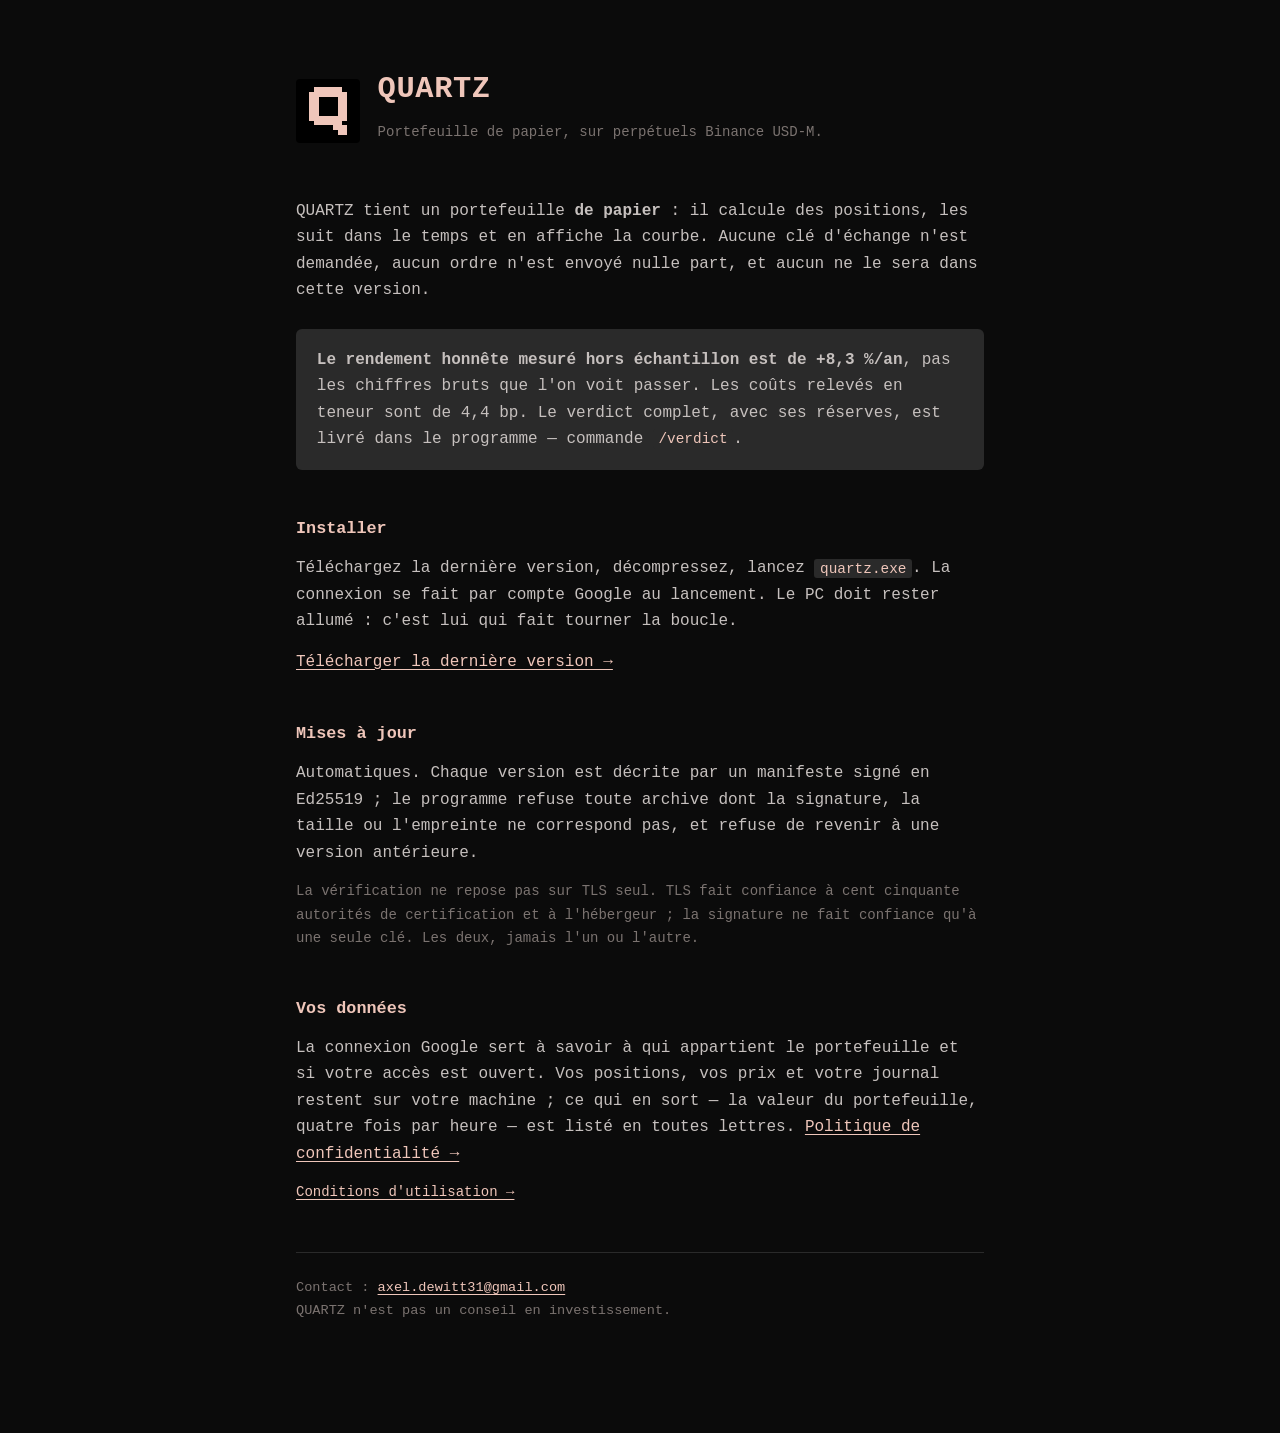
<file: docs/index.html>
<!doctype html>
<html lang="fr">
<head>
<meta charset="utf-8">
<meta name="viewport" content="width=device-width, initial-scale=1">
<title>QUARTZ — portefeuille de papier</title>
<link rel="icon" href="q.png">
<link rel="stylesheet" href="_socle.css">
</head>
<body>
<main>

  <div class="marque">
    <img src="q.png" alt="">
    <div>
      <h1>QUARTZ</h1>
      <p class="note">Portefeuille de papier, sur perpétuels Binance USD-M.</p>
    </div>
  </div>

  <p>QUARTZ tient un portefeuille <strong>de papier</strong> : il calcule des
  positions, les suit dans le temps et en affiche la courbe. Aucune clé
  d'échange n'est demandée, aucun ordre n'est envoyé nulle part, et aucun ne le
  sera dans cette version.</p>

  <div class="bloc">
    <p><strong>Le rendement honnête mesuré hors échantillon est de +8,3 %/an</strong>,
    pas les chiffres bruts que l'on voit passer. Les coûts relevés en teneur
    sont de 4,4 bp. Le verdict complet, avec ses réserves, est livré dans le
    programme — commande <code>/verdict</code>.</p>
  </div>

  <h2>Installer</h2>
  <p>Téléchargez la dernière version, décompressez, lancez <code>quartz.exe</code>.
  La connexion se fait par compte Google au lancement. Le PC doit rester
  allumé : c'est lui qui fait tourner la boucle.</p>
  <p><a href="https://github.com/Shadxxxw/Quartz-releases/releases/latest">Télécharger
  la dernière version →</a></p>

  <h2>Mises à jour</h2>
  <p>Automatiques. Chaque version est décrite par un manifeste signé en Ed25519 ;
  le programme refuse toute archive dont la signature, la taille ou l'empreinte
  ne correspond pas, et refuse de revenir à une version antérieure.</p>
  <p class="note">La vérification ne repose pas sur TLS seul. TLS fait confiance
  à cent cinquante autorités de certification et à l'hébergeur ; la signature ne
  fait confiance qu'à une seule clé. Les deux, jamais l'un ou l'autre.</p>

  <h2>Vos données</h2>
  <p>La connexion Google sert à savoir à qui appartient le portefeuille et si
  votre accès est ouvert. Vos positions, vos prix et votre journal restent sur
  votre machine ; ce qui en sort — la valeur du portefeuille, quatre fois par
  heure — est listé en toutes lettres.
  <a href="confidentialite.html">Politique de confidentialité →</a></p>
  <p class="note"><a href="conditions.html">Conditions d'utilisation →</a></p>

  <hr>
  <footer>
    <p>Contact : <a href="mailto:axel.dewitt31@gmail.com">axel.dewitt31@gmail.com</a><br>
    QUARTZ n'est pas un conseil en investissement.</p>
  </footer>

</main>
</body>
</html>
</file>
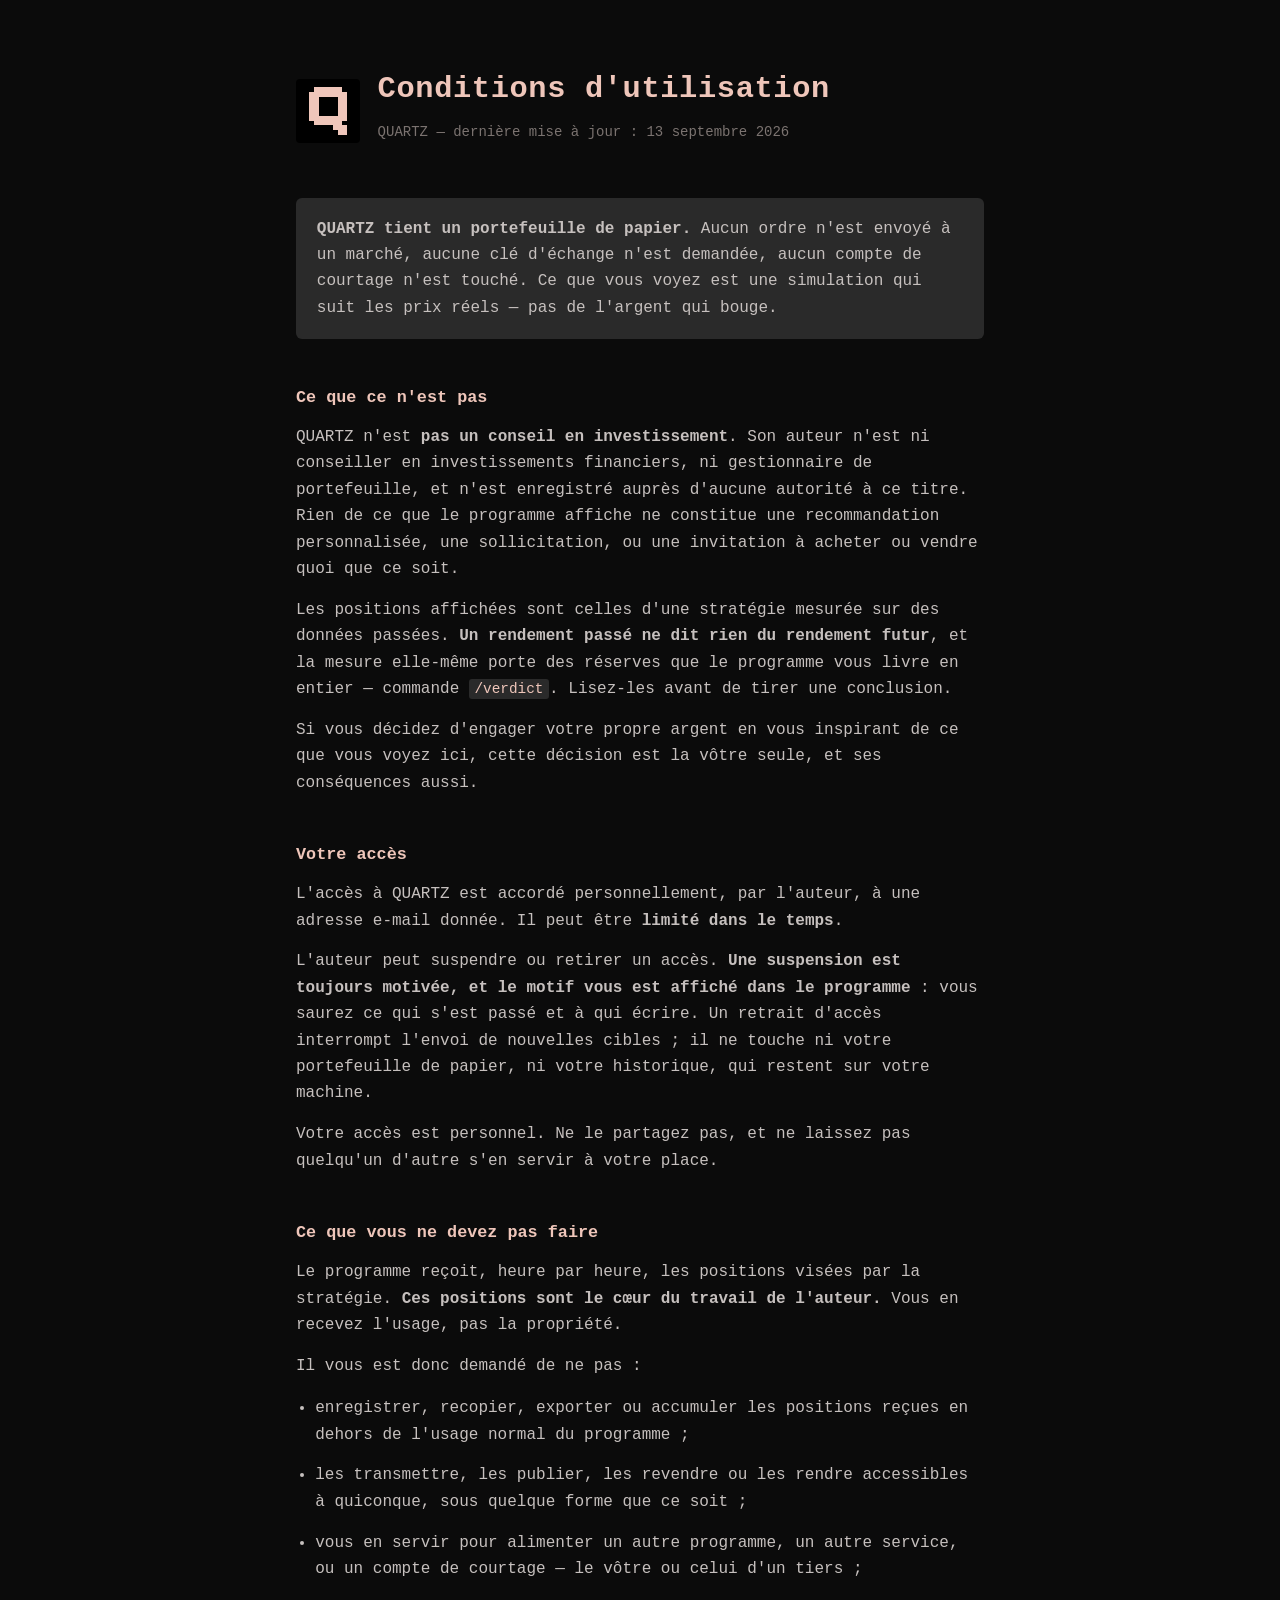
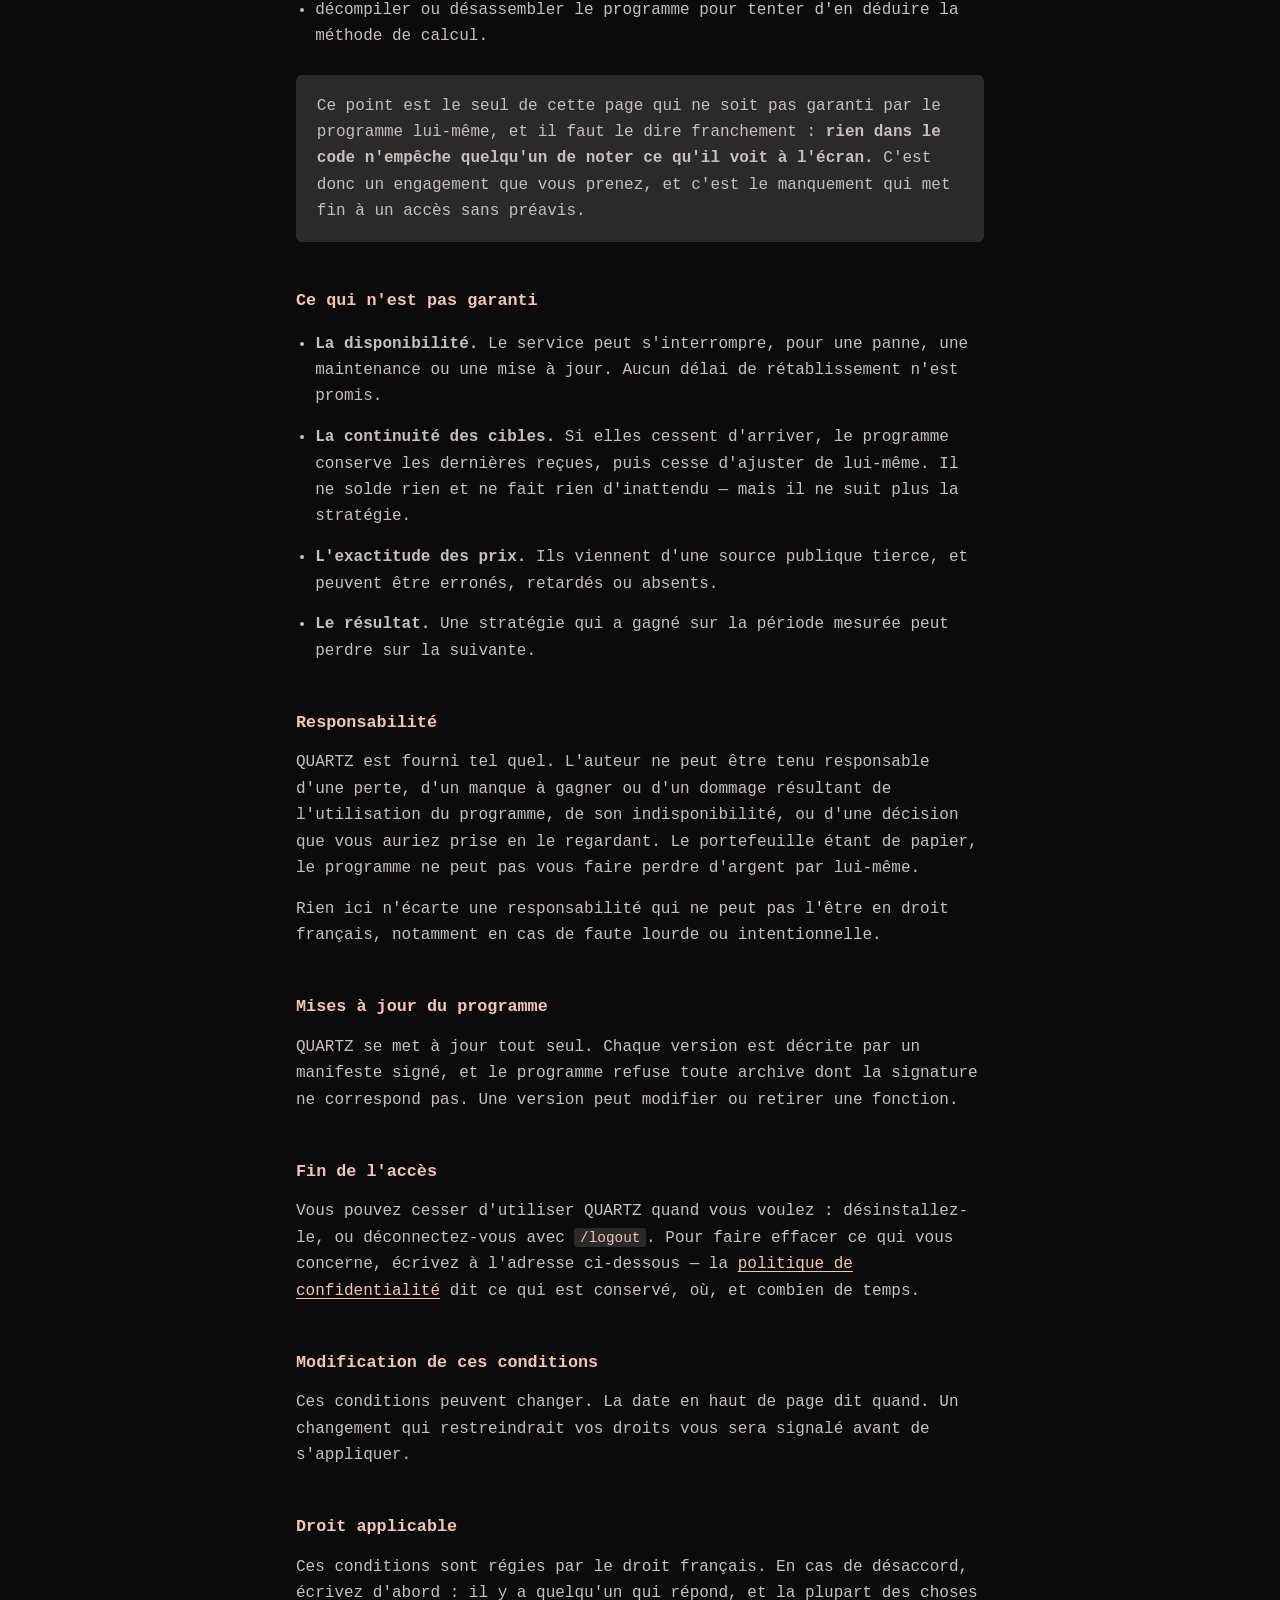
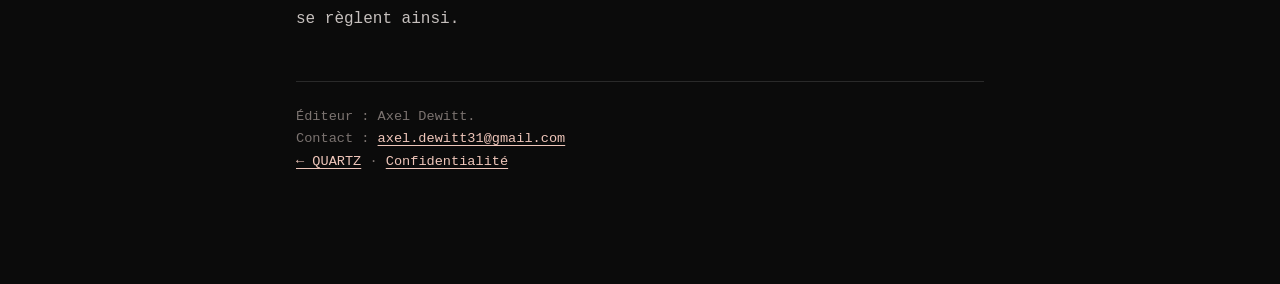
<file: docs/conditions.html>
<!doctype html>
<html lang="fr">
<head>
<meta charset="utf-8">
<meta name="viewport" content="width=device-width, initial-scale=1">
<title>QUARTZ — conditions d'utilisation</title>
<link rel="icon" href="q.png">
<link rel="stylesheet" href="_socle.css">
</head>
<body>
<main>

  <div class="marque">
    <img src="q.png" alt="">
    <div>
      <h1>Conditions d'utilisation</h1>
      <p class="note">QUARTZ — dernière mise à jour : 13 septembre 2026</p>
    </div>
  </div>

  <div class="bloc">
    <p><strong>QUARTZ tient un portefeuille de papier.</strong> Aucun ordre
    n'est envoyé à un marché, aucune clé d'échange n'est demandée, aucun compte
    de courtage n'est touché. Ce que vous voyez est une simulation qui suit les
    prix réels — pas de l'argent qui bouge.</p>
  </div>

  <h2>Ce que ce n'est pas</h2>
  <p>QUARTZ n'est <strong>pas un conseil en investissement</strong>. Son auteur
  n'est ni conseiller en investissements financiers, ni gestionnaire de
  portefeuille, et n'est enregistré auprès d'aucune autorité à ce titre. Rien de
  ce que le programme affiche ne constitue une recommandation personnalisée,
  une sollicitation, ou une invitation à acheter ou vendre quoi que ce soit.</p>
  <p>Les positions affichées sont celles d'une stratégie mesurée sur des données
  passées. <strong>Un rendement passé ne dit rien du rendement futur</strong>, et
  la mesure elle-même porte des réserves que le programme vous livre en entier —
  commande <code>/verdict</code>. Lisez-les avant de tirer une conclusion.</p>
  <p>Si vous décidez d'engager votre propre argent en vous inspirant de ce que
  vous voyez ici, cette décision est la vôtre seule, et ses conséquences aussi.</p>

  <h2>Votre accès</h2>
  <p>L'accès à QUARTZ est accordé personnellement, par l'auteur, à une adresse
  e-mail donnée. Il peut être <strong>limité dans le temps</strong>.</p>
  <p>L'auteur peut suspendre ou retirer un accès. <strong>Une suspension est
  toujours motivée, et le motif vous est affiché dans le programme</strong> :
  vous saurez ce qui s'est passé et à qui écrire. Un retrait d'accès interrompt
  l'envoi de nouvelles cibles ; il ne touche ni votre portefeuille de papier, ni
  votre historique, qui restent sur votre machine.</p>
  <p>Votre accès est personnel. Ne le partagez pas, et ne laissez pas quelqu'un
  d'autre s'en servir à votre place.</p>

  <h2>Ce que vous ne devez pas faire</h2>
  <p>Le programme reçoit, heure par heure, les positions visées par la
  stratégie. <strong>Ces positions sont le cœur du travail de l'auteur.</strong>
  Vous en recevez l'usage, pas la propriété.</p>
  <p>Il vous est donc demandé de ne pas :</p>
  <ul>
    <li>enregistrer, recopier, exporter ou accumuler les positions reçues en
    dehors de l'usage normal du programme ;</li>
    <li>les transmettre, les publier, les revendre ou les rendre accessibles à
    quiconque, sous quelque forme que ce soit ;</li>
    <li>vous en servir pour alimenter un autre programme, un autre service, ou
    un compte de courtage — le vôtre ou celui d'un tiers ;</li>
    <li>décompiler ou désassembler le programme pour tenter d'en déduire la
    méthode de calcul.</li>
  </ul>
  <div class="bloc">
    <p>Ce point est le seul de cette page qui ne soit pas garanti par le
    programme lui-même, et il faut le dire franchement : <strong>rien dans le
    code n'empêche quelqu'un de noter ce qu'il voit à l'écran.</strong> C'est
    donc un engagement que vous prenez, et c'est le manquement qui met fin à un
    accès sans préavis.</p>
  </div>

  <h2>Ce qui n'est pas garanti</h2>
  <ul>
    <li><strong>La disponibilité.</strong> Le service peut s'interrompre, pour
    une panne, une maintenance ou une mise à jour. Aucun délai de rétablissement
    n'est promis.</li>
    <li><strong>La continuité des cibles.</strong> Si elles cessent d'arriver,
    le programme conserve les dernières reçues, puis cesse d'ajuster de
    lui-même. Il ne solde rien et ne fait rien d'inattendu — mais il ne suit plus
    la stratégie.</li>
    <li><strong>L'exactitude des prix.</strong> Ils viennent d'une source
    publique tierce, et peuvent être erronés, retardés ou absents.</li>
    <li><strong>Le résultat.</strong> Une stratégie qui a gagné sur la période
    mesurée peut perdre sur la suivante.</li>
  </ul>

  <h2>Responsabilité</h2>
  <p>QUARTZ est fourni tel quel. L'auteur ne peut être tenu responsable d'une
  perte, d'un manque à gagner ou d'un dommage résultant de l'utilisation du
  programme, de son indisponibilité, ou d'une décision que vous auriez prise en
  le regardant. Le portefeuille étant de papier, le programme ne peut pas vous
  faire perdre d'argent par lui-même.</p>
  <p>Rien ici n'écarte une responsabilité qui ne peut pas l'être en droit
  français, notamment en cas de faute lourde ou intentionnelle.</p>

  <h2>Mises à jour du programme</h2>
  <p>QUARTZ se met à jour tout seul. Chaque version est décrite par un manifeste
  signé, et le programme refuse toute archive dont la signature ne correspond
  pas. Une version peut modifier ou retirer une fonction.</p>

  <h2>Fin de l'accès</h2>
  <p>Vous pouvez cesser d'utiliser QUARTZ quand vous voulez : désinstallez-le,
  ou déconnectez-vous avec <code>/logout</code>. Pour faire effacer ce qui vous
  concerne, écrivez à l'adresse ci-dessous — la
  <a href="confidentialite.html">politique de confidentialité</a> dit ce qui est
  conservé, où, et combien de temps.</p>

  <h2>Modification de ces conditions</h2>
  <p>Ces conditions peuvent changer. La date en haut de page dit quand. Un
  changement qui restreindrait vos droits vous sera signalé avant de
  s'appliquer.</p>

  <h2>Droit applicable</h2>
  <p>Ces conditions sont régies par le droit français. En cas de désaccord,
  écrivez d'abord : il y a quelqu'un qui répond, et la plupart des choses se
  règlent ainsi.</p>

  <hr>
  <footer>
    <p>Éditeur : Axel Dewitt.<br>
    Contact : <a href="mailto:axel.dewitt31@gmail.com">axel.dewitt31@gmail.com</a><br>
    <a href="index.html">← QUARTZ</a> ·
    <a href="confidentialite.html">Confidentialité</a></p>
  </footer>

</main>
</body>
</html>
</file>
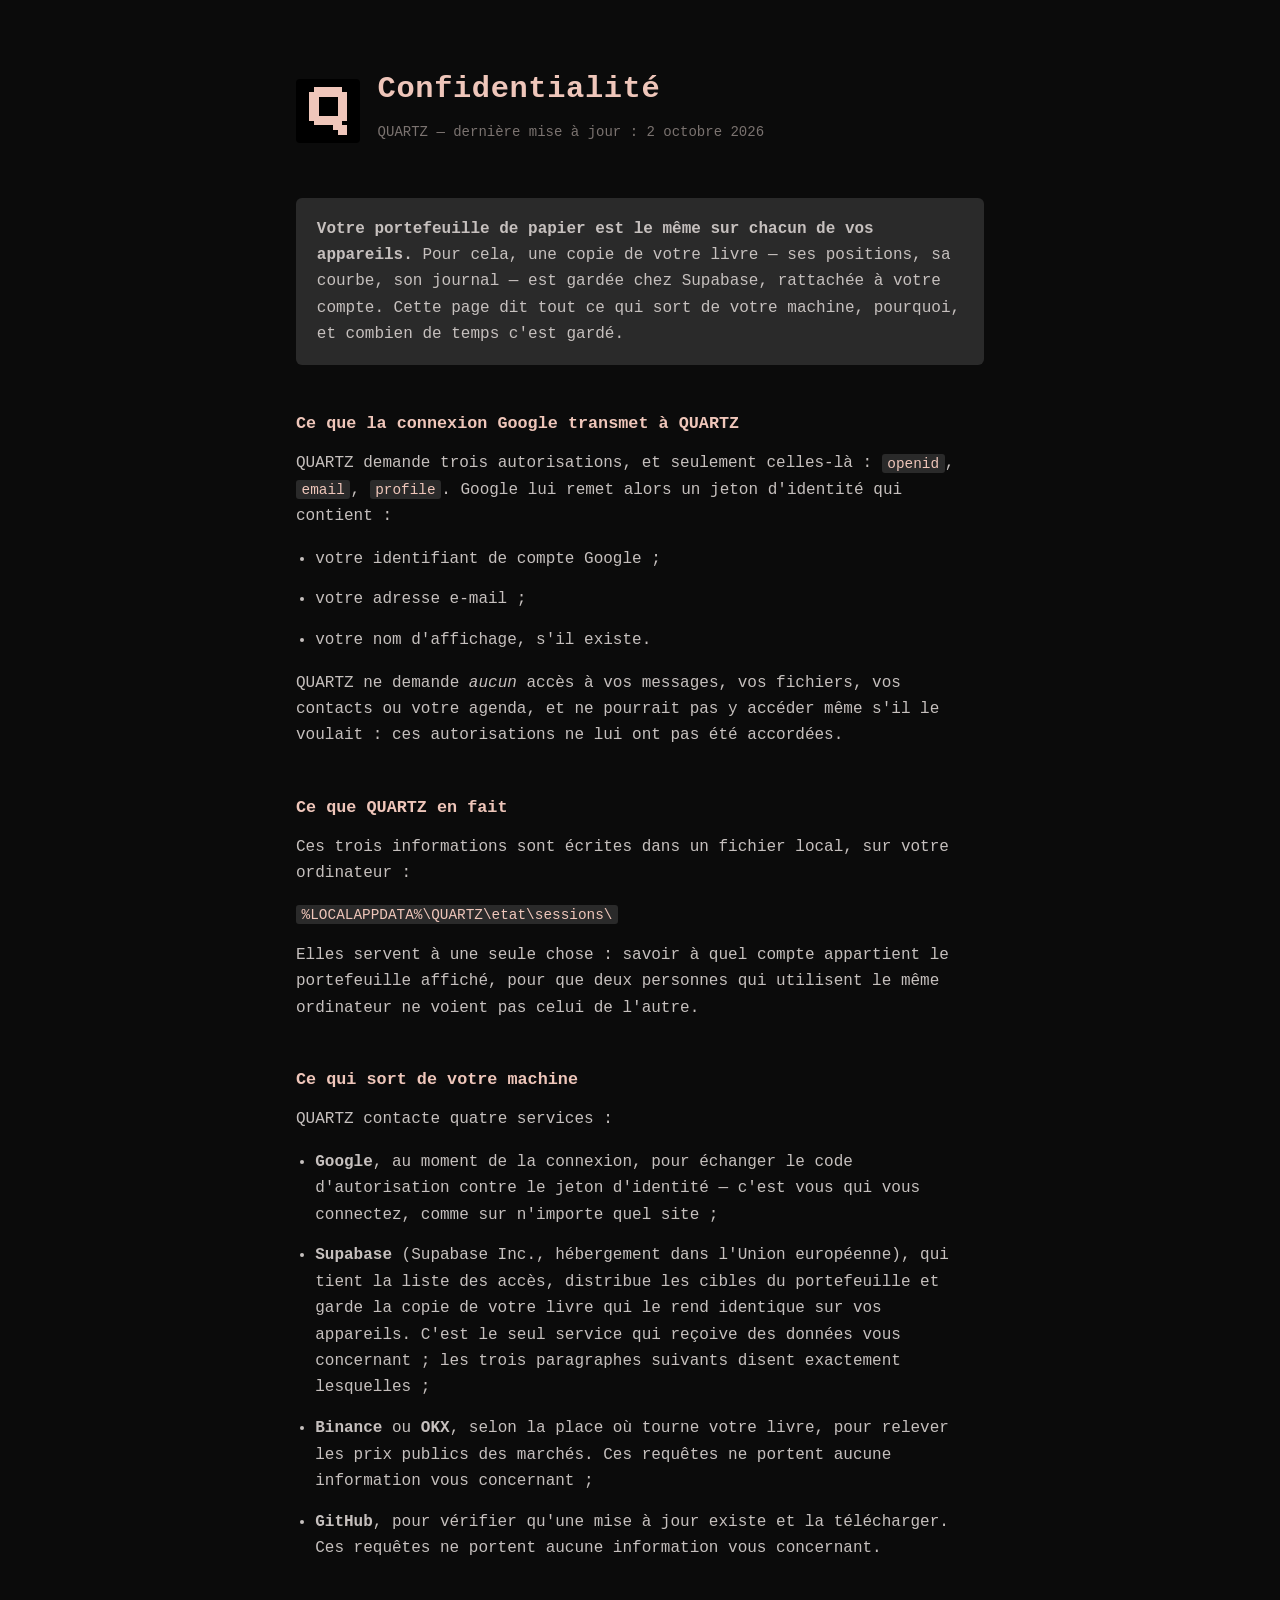
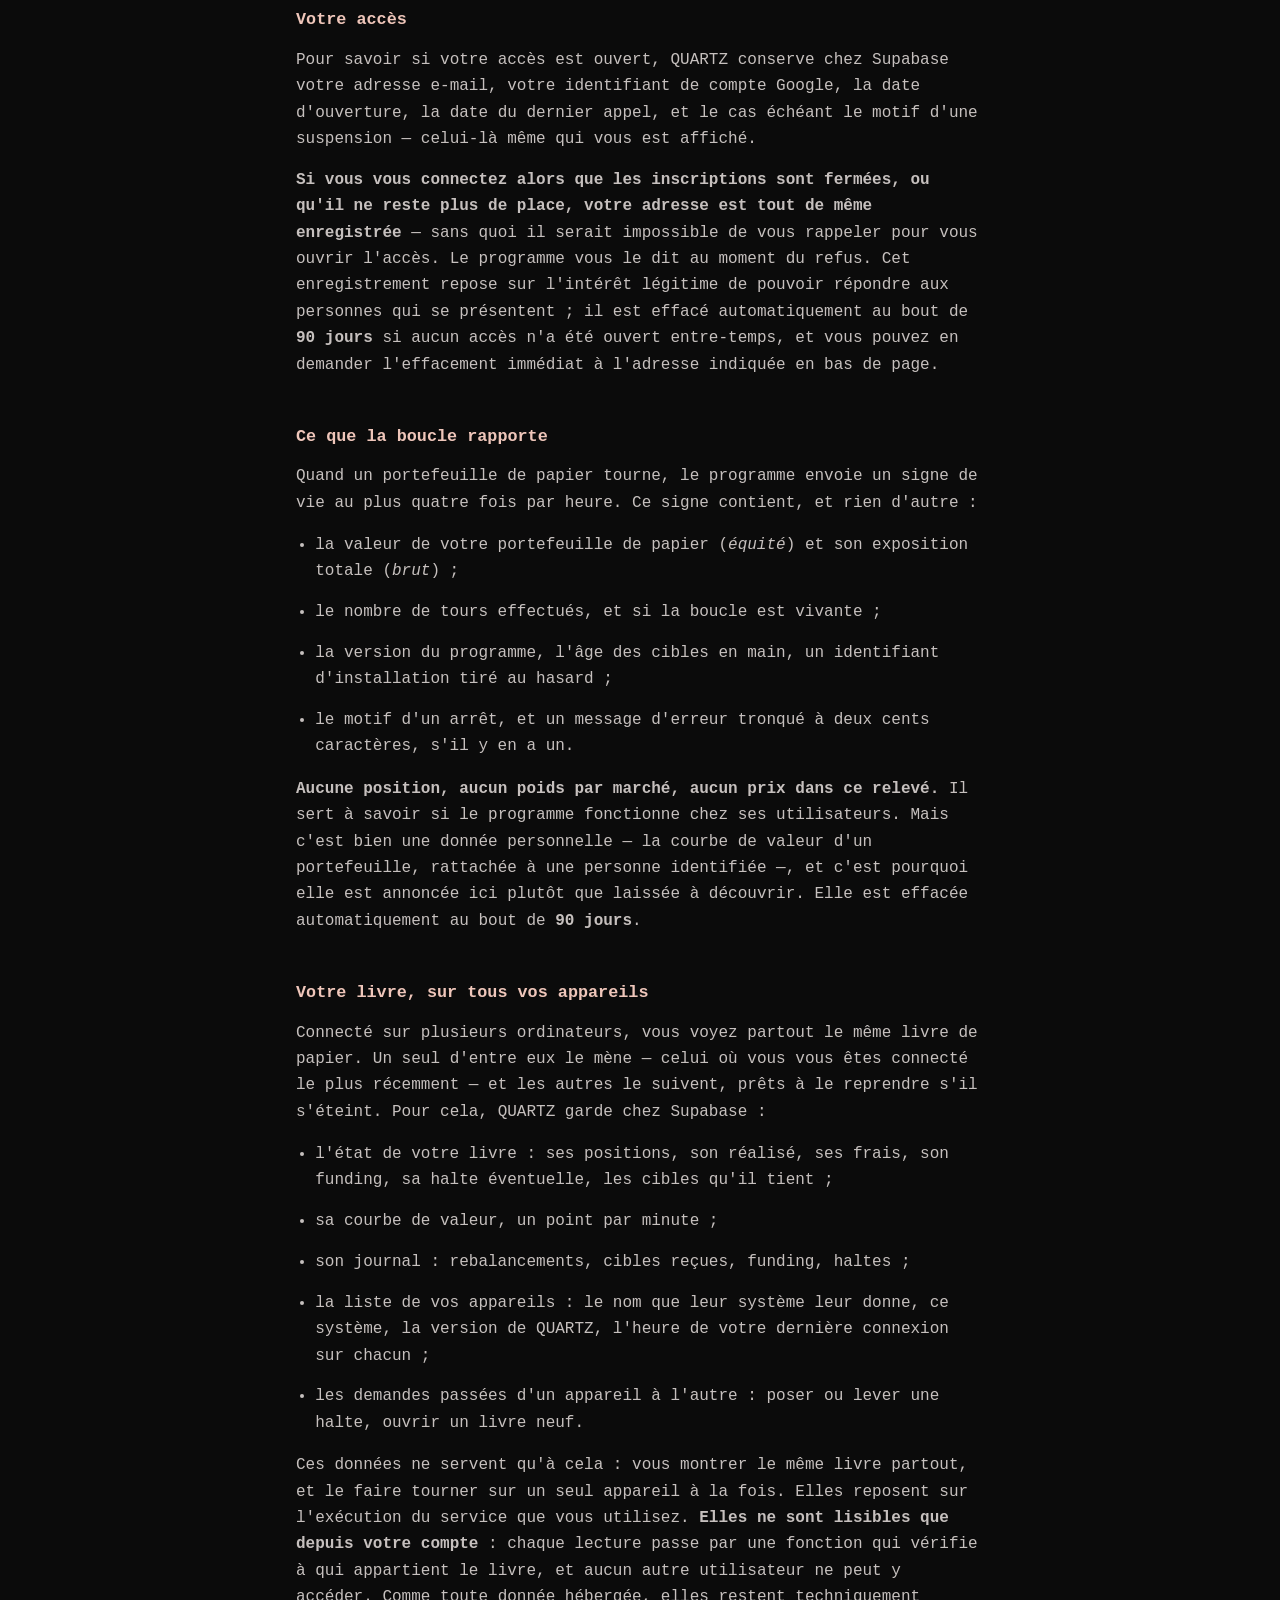
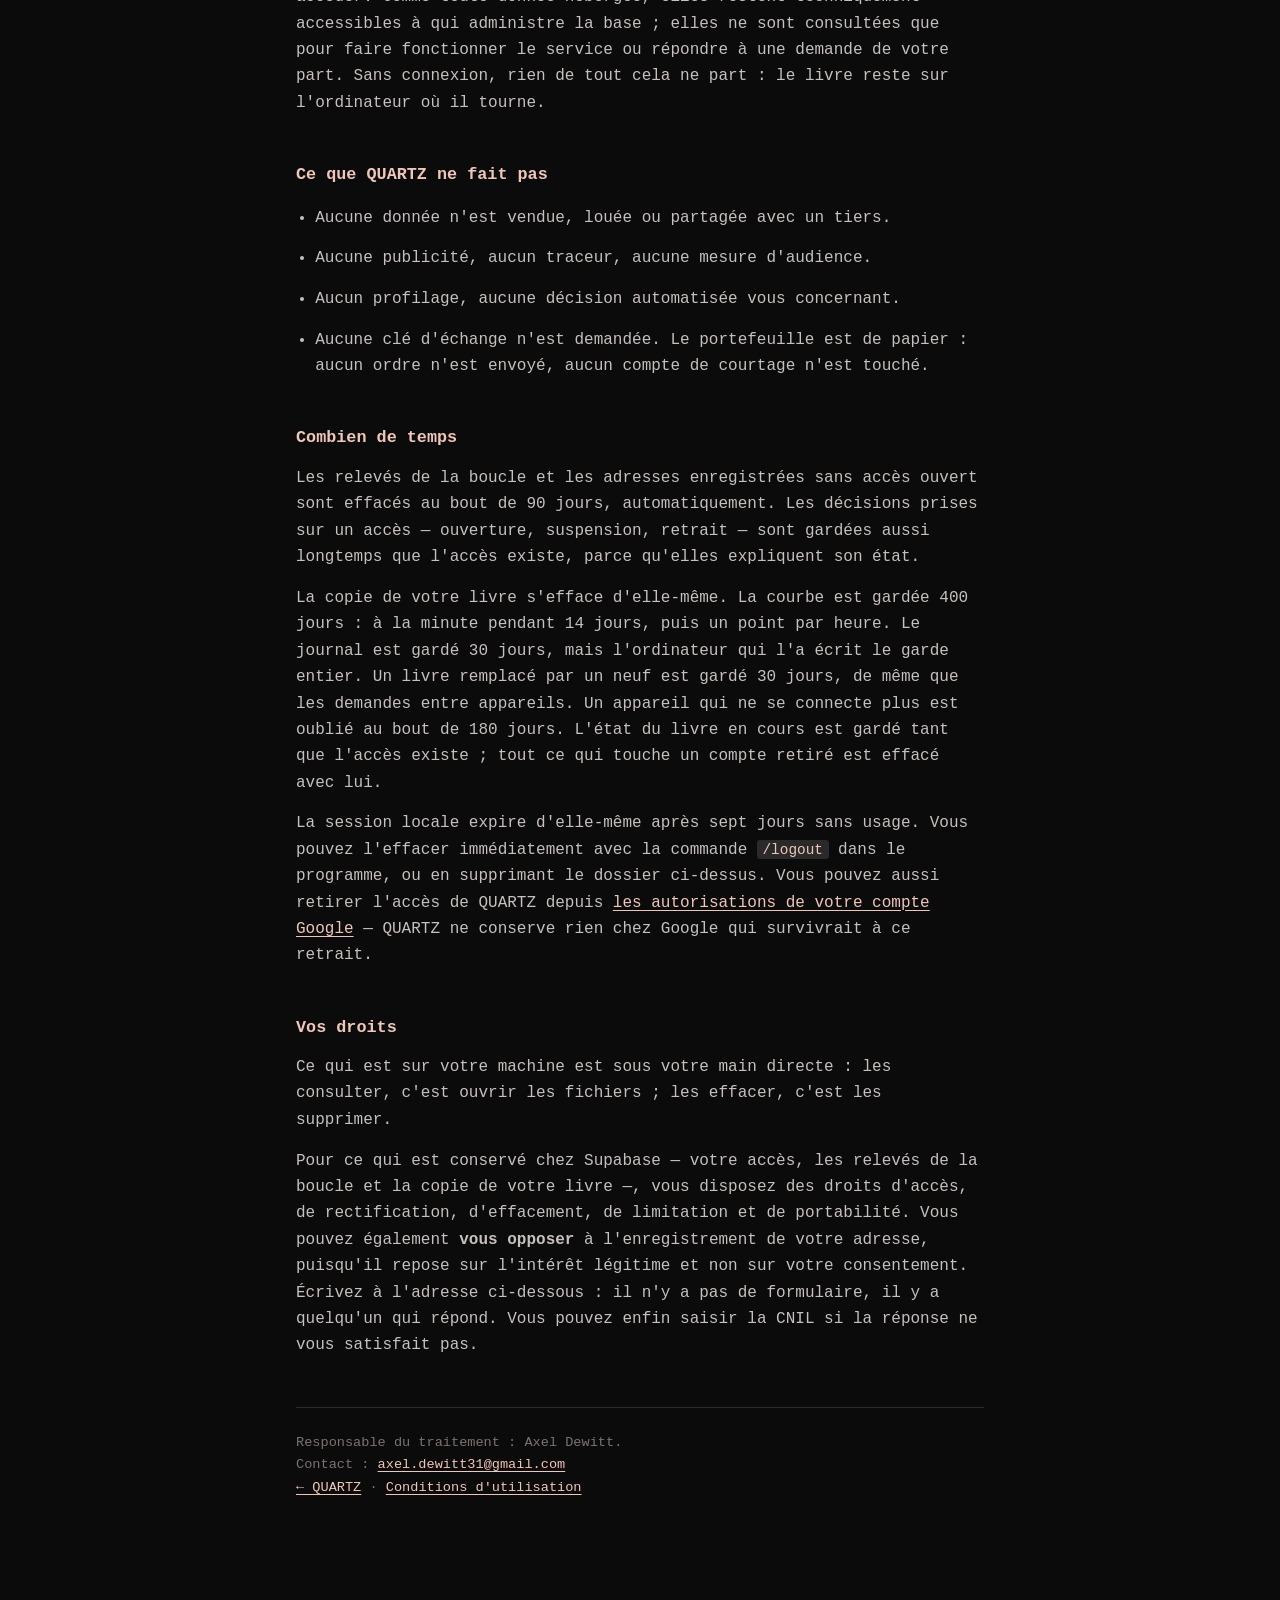
<file: docs/confidentialite.html>
<!doctype html>
<html lang="fr">
<head>
<meta charset="utf-8">
<meta name="viewport" content="width=device-width, initial-scale=1">
<title>QUARTZ — politique de confidentialité</title>
<link rel="icon" href="q.png">
<link rel="stylesheet" href="_socle.css">
</head>
<body>
<main>

  <div class="marque">
    <img src="q.png" alt="">
    <div>
      <h1>Confidentialité</h1>
      <p class="note">QUARTZ — dernière mise à jour : 2 octobre 2026</p>
    </div>
  </div>

  <div class="bloc">
    <p><strong>Votre portefeuille de papier est le même sur chacun de vos
    appareils.</strong> Pour cela, une copie de votre livre — ses positions, sa
    courbe, son journal — est gardée chez Supabase, rattachée à votre compte.
    Cette page dit tout ce qui sort de votre machine, pourquoi, et combien de
    temps c'est gardé.</p>
  </div>

  <h2>Ce que la connexion Google transmet à QUARTZ</h2>
  <p>QUARTZ demande trois autorisations, et seulement celles-là :
  <code>openid</code>, <code>email</code>, <code>profile</code>. Google lui
  remet alors un jeton d'identité qui contient :</p>
  <ul>
    <li>votre identifiant de compte Google ;</li>
    <li>votre adresse e-mail ;</li>
    <li>votre nom d'affichage, s'il existe.</li>
  </ul>
  <p>QUARTZ ne demande <em>aucun</em> accès à vos messages, vos fichiers, vos
  contacts ou votre agenda, et ne pourrait pas y accéder même s'il le voulait :
  ces autorisations ne lui ont pas été accordées.</p>

  <h2>Ce que QUARTZ en fait</h2>
  <p>Ces trois informations sont écrites dans un fichier local, sur votre
  ordinateur :</p>
  <p><code>%LOCALAPPDATA%\QUARTZ\etat\sessions\</code></p>
  <p>Elles servent à une seule chose : savoir à quel compte appartient le
  portefeuille affiché, pour que deux personnes qui utilisent le même
  ordinateur ne voient pas celui de l'autre.</p>

  <h2>Ce qui sort de votre machine</h2>
  <p>QUARTZ contacte quatre services :</p>
  <ul>
    <li><strong>Google</strong>, au moment de la connexion, pour échanger le
    code d'autorisation contre le jeton d'identité — c'est vous qui vous
    connectez, comme sur n'importe quel site ;</li>
    <li><strong>Supabase</strong> (Supabase Inc., hébergement dans l'Union
    européenne), qui tient la liste des accès, distribue les cibles du
    portefeuille et garde la copie de votre livre qui le rend identique sur vos
    appareils. C'est le seul service qui reçoive des données vous concernant ;
    les trois paragraphes suivants disent exactement lesquelles ;</li>
    <li><strong>Binance</strong> ou <strong>OKX</strong>, selon la place où
    tourne votre livre, pour relever les prix publics des marchés. Ces requêtes
    ne portent aucune information vous concernant ;</li>
    <li><strong>GitHub</strong>, pour vérifier qu'une mise à jour existe et la
    télécharger. Ces requêtes ne portent aucune information vous concernant.</li>
  </ul>

  <h2>Votre accès</h2>
  <p>Pour savoir si votre accès est ouvert, QUARTZ conserve chez Supabase votre
  adresse e-mail, votre identifiant de compte Google, la date d'ouverture, la
  date du dernier appel, et le cas échéant le motif d'une suspension — celui-là
  même qui vous est affiché.</p>
  <p><strong>Si vous vous connectez alors que les inscriptions sont fermées, ou
  qu'il ne reste plus de place, votre adresse est tout de même enregistrée</strong>
  — sans quoi il serait impossible de vous rappeler pour vous ouvrir l'accès.
  Le programme vous le dit au moment du refus. Cet enregistrement repose sur
  l'intérêt légitime de pouvoir répondre aux personnes qui se présentent ; il
  est effacé automatiquement au bout de <strong>90 jours</strong> si aucun accès
  n'a été ouvert entre-temps, et vous pouvez en demander l'effacement immédiat à
  l'adresse indiquée en bas de page.</p>

  <h2>Ce que la boucle rapporte</h2>
  <p>Quand un portefeuille de papier tourne, le programme envoie un signe de vie
  au plus quatre fois par heure. Ce signe contient, et rien d'autre :</p>
  <ul>
    <li>la valeur de votre portefeuille de papier (<em>équité</em>) et son
    exposition totale (<em>brut</em>) ;</li>
    <li>le nombre de tours effectués, et si la boucle est vivante ;</li>
    <li>la version du programme, l'âge des cibles en main, un identifiant
    d'installation tiré au hasard ;</li>
    <li>le motif d'un arrêt, et un message d'erreur tronqué à deux cents
    caractères, s'il y en a un.</li>
  </ul>
  <p><strong>Aucune position, aucun poids par marché, aucun prix dans ce
  relevé.</strong> Il sert à savoir si le programme fonctionne chez ses
  utilisateurs.
  Mais c'est bien une donnée personnelle — la courbe de valeur d'un
  portefeuille, rattachée à une personne identifiée —, et c'est pourquoi elle
  est annoncée ici plutôt que laissée à découvrir. Elle est effacée
  automatiquement au bout de <strong>90 jours</strong>.</p>

  <h2>Votre livre, sur tous vos appareils</h2>
  <p>Connecté sur plusieurs ordinateurs, vous voyez partout le même livre de
  papier. Un seul d'entre eux le mène — celui où vous vous êtes connecté le plus
  récemment — et les autres le suivent, prêts à le reprendre s'il s'éteint. Pour
  cela, QUARTZ garde chez Supabase :</p>
  <ul>
    <li>l'état de votre livre : ses positions, son réalisé, ses frais, son
    funding, sa halte éventuelle, les cibles qu'il tient ;</li>
    <li>sa courbe de valeur, un point par minute ;</li>
    <li>son journal : rebalancements, cibles reçues, funding, haltes ;</li>
    <li>la liste de vos appareils : le nom que leur système leur donne, ce
    système, la version de QUARTZ, l'heure de votre dernière connexion sur
    chacun ;</li>
    <li>les demandes passées d'un appareil à l'autre : poser ou lever une halte,
    ouvrir un livre neuf.</li>
  </ul>
  <p>Ces données ne servent qu'à cela : vous montrer le même livre partout, et
  le faire tourner sur un seul appareil à la fois. Elles reposent sur
  l'exécution du service que vous utilisez. <strong>Elles ne sont lisibles que
  depuis votre compte</strong> : chaque lecture passe par une fonction qui
  vérifie à qui appartient le livre, et aucun autre utilisateur ne peut y
  accéder. Comme toute donnée hébergée, elles restent techniquement accessibles
  à qui administre la base ; elles ne sont consultées que pour faire fonctionner
  le service ou répondre à une demande de votre part. Sans connexion, rien de
  tout cela ne part : le livre reste sur l'ordinateur où il tourne.</p>

  <h2>Ce que QUARTZ ne fait pas</h2>
  <ul>
    <li>Aucune donnée n'est vendue, louée ou partagée avec un tiers.</li>
    <li>Aucune publicité, aucun traceur, aucune mesure d'audience.</li>
    <li>Aucun profilage, aucune décision automatisée vous concernant.</li>
    <li>Aucune clé d'échange n'est demandée. Le portefeuille est de papier :
    aucun ordre n'est envoyé, aucun compte de courtage n'est touché.</li>
  </ul>

  <h2>Combien de temps</h2>
  <p>Les relevés de la boucle et les adresses enregistrées sans accès ouvert
  sont effacés au bout de 90 jours, automatiquement. Les décisions prises sur un
  accès — ouverture, suspension, retrait — sont gardées aussi longtemps que
  l'accès existe, parce qu'elles expliquent son état.</p>
  <p>La copie de votre livre s'efface d'elle-même. La courbe est gardée 400
  jours : à la minute pendant 14 jours, puis un point par heure. Le journal est
  gardé 30 jours, mais l'ordinateur qui l'a écrit le garde entier. Un livre
  remplacé par un neuf est gardé 30 jours, de même que les demandes entre
  appareils. Un appareil qui ne se connecte plus est oublié au bout de 180
  jours. L'état du livre en cours est gardé tant que l'accès existe ; tout ce qui
  touche un compte retiré est effacé avec lui.</p>
  <p>La session locale expire d'elle-même après sept jours sans usage. Vous
  pouvez l'effacer immédiatement avec la commande <code>/logout</code> dans le
  programme, ou en supprimant le dossier ci-dessus. Vous pouvez aussi retirer
  l'accès de QUARTZ depuis
  <a href="https://myaccount.google.com/permissions">les autorisations de votre
  compte Google</a> — QUARTZ ne conserve rien chez Google qui survivrait à ce
  retrait.</p>

  <h2>Vos droits</h2>
  <p>Ce qui est sur votre machine est sous votre main directe : les consulter,
  c'est ouvrir les fichiers ; les effacer, c'est les supprimer.</p>
  <p>Pour ce qui est conservé chez Supabase — votre accès, les relevés de la
  boucle et la copie de votre livre —, vous disposez des droits d'accès, de
  rectification, d'effacement,
  de limitation et de portabilité. Vous pouvez également
  <strong>vous opposer</strong> à l'enregistrement de votre adresse, puisqu'il
  repose sur l'intérêt légitime et non sur votre consentement. Écrivez à
  l'adresse ci-dessous : il n'y a pas de formulaire, il y a quelqu'un qui
  répond. Vous pouvez enfin saisir la CNIL si la réponse ne vous satisfait
  pas.</p>

  <hr>
  <footer>
    <p>Responsable du traitement : Axel Dewitt.<br>
    Contact : <a href="mailto:axel.dewitt31@gmail.com">axel.dewitt31@gmail.com</a><br>
    <a href="index.html">← QUARTZ</a> ·
    <a href="conditions.html">Conditions d'utilisation</a></p>
  </footer>

</main>
</body>
</html>
</file>
<file: docs/_socle.css>
/* La charte du programme, telle quelle : quartz/charte.py.
   Une page qui ne ressemble pas a l'application ferait douter qu'elle vienne
   de la meme main — et c'est precisement ce qu'un ecran de consentement sert
   a etablir. */
:root {
  --quartz: #efc6ba;   /* accent unique */
  --texte:  #c6c0be;   /* corps — gris chaud, jamais du blanc pur */
  --attenue:#7b7370;   /* libelles, dates, notes */
  --ardoise:#2a2a2a;   /* surface, la seule teinte neutre */
  --fond:   #0b0b0b;
}
* { box-sizing: border-box; }
body {
  margin: 0;
  background: var(--fond);
  color: var(--texte);
  font: 16px/1.65 ui-monospace, "Cascadia Mono", "SF Mono", Menlo, Consolas, monospace;
  -webkit-font-smoothing: antialiased;
}
main { max-width: 46rem; margin: 0 auto; padding: 4rem 1.5rem 6rem; }
a { color: var(--quartz); text-underline-offset: 3px; }
a:hover { text-decoration-thickness: 2px; }
h1 { color: var(--quartz); font-size: 1.9rem; letter-spacing: .02em; margin: 0 0 .4rem; }
h2 { color: var(--quartz); font-size: 1.05rem; margin: 2.8rem 0 .8rem; font-weight: 600; }
p, li { margin: 0 0 .9rem; }
ul { padding-left: 1.2rem; }
code { color: var(--quartz); background: var(--ardoise); padding: .1rem .35rem; border-radius: 3px; font-size: .9em; }
.note { color: var(--attenue); font-size: .875rem; }
.marque { display: flex; align-items: center; gap: 1.1rem; margin-bottom: 2.5rem; }
.marque img { width: 64px; height: 64px; image-rendering: pixelated; border-radius: 4px; }
.bloc { background: var(--ardoise); border-radius: 6px; padding: 1.1rem 1.3rem; margin: 1.6rem 0; }
.bloc p:last-child { margin-bottom: 0; }
hr { border: 0; border-top: 1px solid var(--ardoise); margin: 3rem 0 1.5rem; }
footer { color: var(--attenue); font-size: .85rem; }
@media (prefers-color-scheme: light) { /* la page assume son fond sombre */ }
</file>
